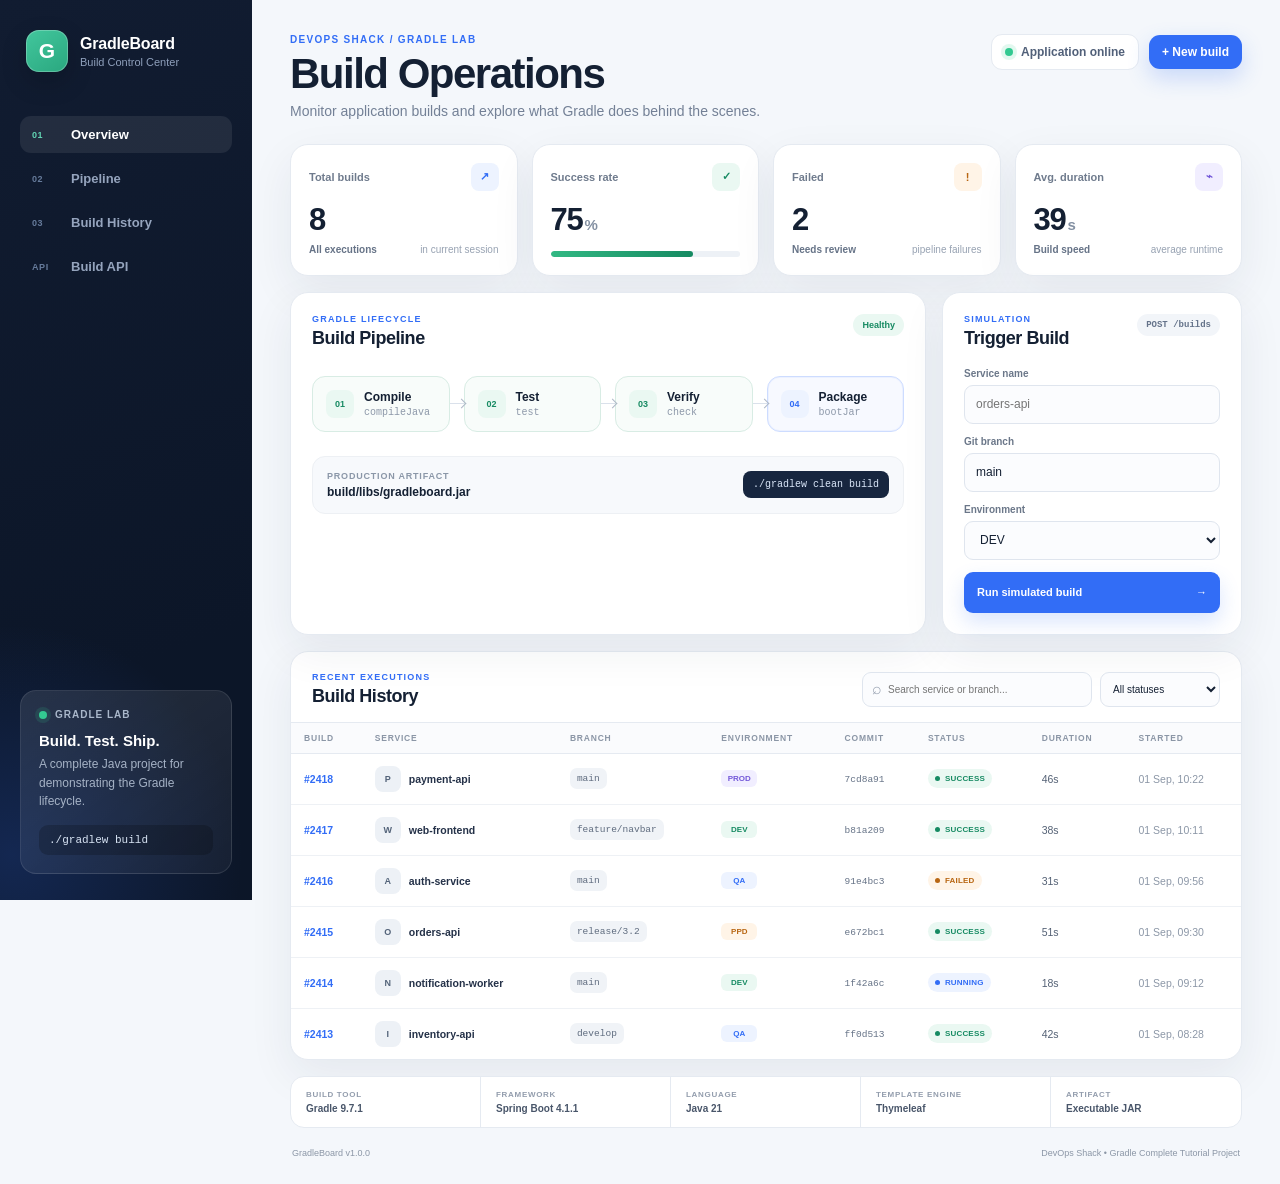
<file: docs/dashboard-preview.html>
<!DOCTYPE html>

<html lang="en">
<head>
<meta charset="utf-8"/>
<meta content="width=device-width, initial-scale=1.0" name="viewport"/>
<meta content="GradleBoard - a Gradle-powered DevOps build dashboard demo project" name="description"/>
<title>GradleBoard | DevOps Build Dashboard</title>
<link href="../src/main/resources/static/css/styles.css" rel="stylesheet"/>
<script defer="" src="../src/main/resources/static/js/app.js"></script>
</head>
<body>
<div class="app-shell">
<aside class="sidebar">
<a aria-label="GradleBoard home" class="brand" href="/">
<span class="brand-logo">G</span>
<span class="brand-copy">
<strong>GradleBoard</strong>
<small>Build Control Center</small>
</span>
</a>
<nav aria-label="Primary navigation" class="side-nav">
<a class="nav-link active" href="#overview"><span class="nav-icon">01</span><span>Overview</span></a>
<a class="nav-link" href="#pipeline"><span class="nav-icon">02</span><span>Pipeline</span></a>
<a class="nav-link" href="#history"><span class="nav-icon">03</span><span>Build History</span></a>
<a class="nav-link" href="/api/builds"><span class="nav-icon">API</span><span>Build API</span></a>
</nav>
<div class="sidebar-card">
<div class="sidebar-card-top">
<span class="live-dot"></span>
<span>Gradle Lab</span>
</div>
<strong>Build. Test. Ship.</strong>
<p>A complete Java project for demonstrating the Gradle lifecycle.</p>
<code>./gradlew build</code>
</div>
</aside>
<main class="main-content">
<header class="topbar" id="overview">
<div>
<div class="breadcrumb">DEVOPS SHACK / GRADLE LAB</div>
<h1>Build Operations</h1>
<p>Monitor application builds and explore what Gradle does behind the scenes.</p>
</div>
<div class="top-actions">
<div class="runtime-pill"><span class="live-dot"></span> Application online</div>
<a class="primary-link" href="#new-build">+ New build</a>
</div>
</header>

<section aria-label="Build metrics" class="metrics-grid">
<article class="metric-card">
<div class="metric-head"><span>Total builds</span><span class="metric-icon blue">↗</span></div>
<div class="metric-value">8</div>
<div class="metric-foot"><strong>All executions</strong><span>in current session</span></div>
</article>
<article class="metric-card">
<div class="metric-head"><span>Success rate</span><span class="metric-icon green">✓</span></div>
<div class="metric-value"><span>75</span><small>%</small></div>
<div class="progress-track"><span style="width:75%"></span></div>
</article>
<article class="metric-card">
<div class="metric-head"><span>Failed</span><span class="metric-icon amber">!</span></div>
<div class="metric-value">2</div>
<div class="metric-foot"><strong>Needs review</strong><span>pipeline failures</span></div>
</article>
<article class="metric-card">
<div class="metric-head"><span>Avg. duration</span><span class="metric-icon violet">⌁</span></div>
<div class="metric-value"><span>39</span><small>s</small></div>
<div class="metric-foot"><strong>Build speed</strong><span>average runtime</span></div>
</article>
</section>
<section class="content-grid" id="pipeline">
<article class="panel pipeline-panel">
<div class="panel-header">
<div>
<span class="section-kicker">GRADLE LIFECYCLE</span>
<h2>Build Pipeline</h2>
</div>
<span class="status-badge healthy">Healthy</span>
</div>
<div class="pipeline-flow">
<div class="pipeline-step done">
<span class="step-number">01</span>
<div><strong>Compile</strong><small>compileJava</small></div>
</div>
<span class="connector"></span>
<div class="pipeline-step done">
<span class="step-number">02</span>
<div><strong>Test</strong><small>test</small></div>
</div>
<span class="connector"></span>
<div class="pipeline-step done">
<span class="step-number">03</span>
<div><strong>Verify</strong><small>check</small></div>
</div>
<span class="connector"></span>
<div class="pipeline-step active">
<span class="step-number">04</span>
<div><strong>Package</strong><small>bootJar</small></div>
</div>
</div>
<div class="build-command">
<div>
<span>Production artifact</span>
<strong>build/libs/gradleboard.jar</strong>
</div>
<code>./gradlew clean build</code>
</div>
</article>
<article class="panel trigger-panel" id="new-build">
<div class="panel-header">
<div>
<span class="section-kicker">SIMULATION</span>
<h2>Trigger Build</h2>
</div>
<span class="endpoint-chip">POST /builds</span>
</div>
<form action="/builds" class="build-form" method="post">
<label>
<span>Service name</span>
<input maxlength="40" name="serviceName" placeholder="orders-api" required="" type="text"/>
</label>
<label>
<span>Git branch</span>
<input maxlength="60" name="branch" placeholder="main" type="text" value="main"/>
</label>
<label>
<span>Environment</span>
<select name="environment">
<option>DEV</option>
<option>QA</option>
<option>PPD</option>
<option>PROD</option>
</select>
</label>
<button type="submit">Run simulated build <span>→</span></button>
</form>
</article>
</section>
<section class="panel history-panel" id="history">
<div class="panel-header history-heading">
<div>
<span class="section-kicker">RECENT EXECUTIONS</span>
<h2>Build History</h2>
</div>
<div class="table-tools">
<label class="search-box">
<span>⌕</span>
<input id="buildSearch" placeholder="Search service or branch..." type="search"/>
</label>
<select aria-label="Filter by status" id="statusFilter">
<option value="all">All statuses</option>
<option value="success">Success</option>
<option value="failed">Failed</option>
<option value="running">Running</option>
</select>
</div>
</div>
<div class="table-scroll">
<table id="buildTable">
<thead>
<tr>
<th>Build</th>
<th>Service</th>
<th>Branch</th>
<th>Environment</th>
<th>Commit</th>
<th>Status</th>
<th>Duration</th>
<th>Started</th>
</tr>
</thead>
<tbody><tr data-status="success">
<td><strong class="build-number">#2418</strong></td>
<td><div class="service-cell"><span class="service-avatar">P</span><strong>payment-api</strong></div></td>
<td><span class="branch-chip">main</span></td>
<td><span class="env-chip prod">PROD</span></td>
<td><code class="commit">7cd8a91</code></td>
<td><span class="build-status success">SUCCESS</span></td>
<td>46s</td><td class="time-cell">01 Sep, 10:22</td></tr><tr data-status="success">
<td><strong class="build-number">#2417</strong></td>
<td><div class="service-cell"><span class="service-avatar">W</span><strong>web-frontend</strong></div></td>
<td><span class="branch-chip">feature/navbar</span></td>
<td><span class="env-chip dev">DEV</span></td>
<td><code class="commit">b81a209</code></td>
<td><span class="build-status success">SUCCESS</span></td>
<td>38s</td><td class="time-cell">01 Sep, 10:11</td></tr><tr data-status="failed">
<td><strong class="build-number">#2416</strong></td>
<td><div class="service-cell"><span class="service-avatar">A</span><strong>auth-service</strong></div></td>
<td><span class="branch-chip">main</span></td>
<td><span class="env-chip qa">QA</span></td>
<td><code class="commit">91e4bc3</code></td>
<td><span class="build-status failed">FAILED</span></td>
<td>31s</td><td class="time-cell">01 Sep, 09:56</td></tr><tr data-status="success">
<td><strong class="build-number">#2415</strong></td>
<td><div class="service-cell"><span class="service-avatar">O</span><strong>orders-api</strong></div></td>
<td><span class="branch-chip">release/3.2</span></td>
<td><span class="env-chip ppd">PPD</span></td>
<td><code class="commit">e672bc1</code></td>
<td><span class="build-status success">SUCCESS</span></td>
<td>51s</td><td class="time-cell">01 Sep, 09:30</td></tr><tr data-status="running">
<td><strong class="build-number">#2414</strong></td>
<td><div class="service-cell"><span class="service-avatar">N</span><strong>notification-worker</strong></div></td>
<td><span class="branch-chip">main</span></td>
<td><span class="env-chip dev">DEV</span></td>
<td><code class="commit">1f42a6c</code></td>
<td><span class="build-status running">RUNNING</span></td>
<td>18s</td><td class="time-cell">01 Sep, 09:12</td></tr><tr data-status="success">
<td><strong class="build-number">#2413</strong></td>
<td><div class="service-cell"><span class="service-avatar">I</span><strong>inventory-api</strong></div></td>
<td><span class="branch-chip">develop</span></td>
<td><span class="env-chip qa">QA</span></td>
<td><code class="commit">ff0d513</code></td>
<td><span class="build-status success">SUCCESS</span></td>
<td>42s</td><td class="time-cell">01 Sep, 08:28</td></tr></tbody>
</table>
<div class="empty-state" hidden="" id="emptyState">No builds match your filters.</div>
</div>
</section>
<section class="tech-strip">
<div><span>Build Tool</span><strong>Gradle 9.7.1</strong></div>
<div><span>Framework</span><strong>Spring Boot 4.1.1</strong></div>
<div><span>Language</span><strong>Java 21</strong></div>
<div><span>Template Engine</span><strong>Thymeleaf</strong></div>
<div><span>Artifact</span><strong>Executable JAR</strong></div>
</section>
<footer>
<span>GradleBoard v1.0.0</span>
<span>DevOps Shack • Gradle Complete Tutorial Project</span>
</footer>
</main>
</div>
</body>
</html>
</file>
<file: src/main/resources/static/css/styles.css>
:root {
    --bg: #f4f7fb;
    --surface: #ffffff;
    --surface-soft: #f8fafc;
    --text: #142033;
    --muted: #738096;
    --line: #e5eaf1;
    --navy: #111c31;
    --navy-2: #172640;
    --blue: #326df6;
    --blue-soft: #edf3ff;
    --green: #168a62;
    --green-soft: #eaf8f2;
    --amber: #b86612;
    --amber-soft: #fff4e7;
    --violet: #7358d9;
    --violet-soft: #f1eeff;
    --shadow: 0 16px 45px rgba(31, 47, 76, .07);
    --radius: 18px;
}

* { box-sizing: border-box; }
html { scroll-behavior: smooth; }
body {
    margin: 0;
    color: var(--text);
    background: var(--bg);
    font-family: Inter, ui-sans-serif, -apple-system, BlinkMacSystemFont, "Segoe UI", sans-serif;
    -webkit-font-smoothing: antialiased;
}
button, input, select { font: inherit; }
a { color: inherit; }

.app-shell { min-height: 100vh; display: grid; grid-template-columns: 252px minmax(0, 1fr); }
.sidebar {
    height: 100vh;
    position: sticky;
    top: 0;
    display: flex;
    flex-direction: column;
    padding: 26px 20px;
    background:
        radial-gradient(circle at 5% 95%, rgba(50,109,246,.2), transparent 26%),
        linear-gradient(160deg, var(--navy), #0c1628 72%);
    color: #fff;
}
.brand { display: flex; align-items: center; gap: 12px; text-decoration: none; padding: 4px 6px; }
.brand-logo {
    width: 42px; height: 42px; display: grid; place-items: center; border-radius: 13px;
    background: linear-gradient(145deg, #42c79d, #2aa77f); color: white; font-size: 21px; font-weight: 900;
    box-shadow: inset 0 0 0 1px rgba(255,255,255,.24), 0 10px 26px rgba(0,0,0,.18);
}
.brand-copy strong, .brand-copy small { display: block; }
.brand-copy strong { font-size: 16px; letter-spacing: -.2px; }
.brand-copy small { margin-top: 3px; color: #8fa0bc; font-size: 11px; }
.side-nav { display: grid; gap: 7px; margin-top: 40px; }
.nav-link {
    display: flex; align-items: center; gap: 11px; padding: 11px 12px; border-radius: 11px;
    color: #95a4bd; text-decoration: none; font-size: 13px; font-weight: 600; transition: .2s ease;
}
.nav-link:hover, .nav-link.active { color: #fff; background: rgba(255,255,255,.08); }
.nav-icon { width: 28px; font-size: 9px; letter-spacing: .6px; color: #667b9b; font-weight: 800; }
.nav-link.active .nav-icon { color: #62d5b4; }
.sidebar-card {
    margin-top: auto; padding: 18px; border: 1px solid rgba(255,255,255,.1); border-radius: 16px;
    background: linear-gradient(145deg, rgba(255,255,255,.1), rgba(255,255,255,.045));
}
.sidebar-card-top { display: flex; align-items: center; gap: 8px; color: #a9b7ca; font-size: 10px; font-weight: 800; letter-spacing: 1px; text-transform: uppercase; }
.sidebar-card strong { display: block; margin: 12px 0 6px; font-size: 15px; }
.sidebar-card p { margin: 0 0 14px; color: #a5b2c5; font-size: 12px; line-height: 1.55; }
.sidebar-card code { display: block; padding: 9px 10px; border-radius: 9px; background: rgba(0,0,0,.2); color: #d8e4f4; font-size: 11px; }
.live-dot { width: 8px; height: 8px; display: inline-block; border-radius: 99px; background: #33c991; box-shadow: 0 0 0 4px rgba(51,201,145,.14); }

.main-content { min-width: 0; padding: 34px 38px 26px; }
.topbar { display: flex; align-items: flex-start; justify-content: space-between; gap: 28px; margin-bottom: 25px; }
.breadcrumb { color: var(--blue); font-size: 10px; font-weight: 900; letter-spacing: 1.3px; }
h1 { margin: 7px 0 6px; font-size: clamp(30px, 3.6vw, 42px); line-height: 1.06; letter-spacing: -1.5px; }
.topbar p { margin: 0; color: var(--muted); font-size: 14px; }
.top-actions { display: flex; gap: 10px; align-items: center; }
.runtime-pill, .primary-link { border-radius: 11px; padding: 10px 13px; font-size: 12px; font-weight: 700; white-space: nowrap; }
.runtime-pill { display: flex; align-items: center; gap: 8px; color: #516079; background: var(--surface); border: 1px solid var(--line); }
.primary-link { color: #fff; text-decoration: none; background: var(--blue); box-shadow: 0 9px 22px rgba(50,109,246,.22); }
.toast { margin: -6px 0 20px; padding: 11px 14px; border-radius: 10px; font-size: 12px; border: 1px solid var(--line); background: var(--surface); }
.toast.success { color: var(--green); background: var(--green-soft); border-color: #cceedd; }
.toast.failed { color: var(--amber); background: var(--amber-soft); border-color: #f3ddbf; }

.metrics-grid { display: grid; grid-template-columns: repeat(4, minmax(0,1fr)); gap: 14px; margin-bottom: 16px; }
.metric-card { padding: 18px; background: var(--surface); border: 1px solid var(--line); border-radius: var(--radius); box-shadow: var(--shadow); }
.metric-head { display: flex; justify-content: space-between; align-items: center; color: #6f7b8d; font-size: 11px; font-weight: 700; }
.metric-icon { width: 28px; height: 28px; display: grid; place-items: center; border-radius: 8px; font-weight: 900; }
.metric-icon.blue { color: var(--blue); background: var(--blue-soft); }
.metric-icon.green { color: var(--green); background: var(--green-soft); }
.metric-icon.amber { color: var(--amber); background: var(--amber-soft); }
.metric-icon.violet { color: var(--violet); background: var(--violet-soft); }
.metric-value { margin: 13px 0 9px; font-size: 31px; line-height: 1; font-weight: 850; letter-spacing: -1.3px; }
.metric-value small { margin-left: 2px; color: #8390a2; font-size: 15px; font-weight: 700; }
.metric-foot { display: flex; justify-content: space-between; gap: 8px; color: #97a2b2; font-size: 10px; }
.metric-foot strong { color: #667387; font-weight: 700; }
.progress-track { height: 6px; margin-top: 16px; overflow: hidden; border-radius: 99px; background: #edf1f6; }
.progress-track span { height: 100%; display: block; border-radius: inherit; background: linear-gradient(90deg, #32b883, #168a62); }

.content-grid { display: grid; grid-template-columns: minmax(0,1.65fr) minmax(300px,.75fr); gap: 16px; margin-bottom: 16px; }
.panel { background: var(--surface); border: 1px solid var(--line); border-radius: var(--radius); box-shadow: var(--shadow); }
.pipeline-panel, .trigger-panel { padding: 21px; }
.panel-header { display: flex; justify-content: space-between; align-items: flex-start; gap: 16px; }
.section-kicker { display: block; color: var(--blue); font-size: 9px; font-weight: 900; letter-spacing: 1.2px; }
h2 { margin: 4px 0 0; font-size: 18px; letter-spacing: -.45px; }
.status-badge, .endpoint-chip { padding: 6px 9px; border-radius: 999px; font-size: 9px; font-weight: 800; }
.status-badge.healthy { color: var(--green); background: var(--green-soft); }
.endpoint-chip { color: #65738a; background: #f2f5f9; font-family: ui-monospace, SFMono-Regular, Menlo, monospace; }
.pipeline-flow { display: flex; align-items: center; margin: 27px 0 24px; }
.pipeline-step { flex: 0 1 150px; display: flex; gap: 10px; align-items: center; padding: 13px; border: 1px solid var(--line); border-radius: 13px; background: #fbfcfe; }
.pipeline-step.done { border-color: #d8ece4; background: #f8fcfa; }
.pipeline-step.active { border-color: #cddcff; background: #f7f9ff; box-shadow: inset 0 0 0 1px rgba(50,109,246,.05); }
.step-number { width: 28px; height: 28px; display: grid; place-items: center; border-radius: 8px; color: #8592a5; background: #eef2f6; font-size: 9px; font-weight: 900; }
.done .step-number { color: var(--green); background: var(--green-soft); }
.active .step-number { color: var(--blue); background: var(--blue-soft); }
.pipeline-step strong, .pipeline-step small { display: block; }
.pipeline-step strong { font-size: 12px; }
.pipeline-step small { margin-top: 3px; color: #8d98a9; font: 10px ui-monospace, SFMono-Regular, Menlo, monospace; }
.connector { flex: 1; height: 1px; min-width: 14px; background: #dae1eb; position: relative; }
.connector::after { content: ''; position: absolute; right: -1px; top: -3px; width: 6px; height: 6px; border-top: 1px solid #aeb8c7; border-right: 1px solid #aeb8c7; transform: rotate(45deg); }
.build-command { display: flex; align-items: center; justify-content: space-between; gap: 18px; padding: 14px; border-radius: 13px; background: #f7f9fc; border: 1px solid #edf0f4; }
.build-command span, .build-command strong { display: block; }
.build-command span { color: #8b97a8; font-size: 9px; text-transform: uppercase; letter-spacing: .8px; font-weight: 800; }
.build-command strong { margin-top: 4px; font-size: 12px; }
.build-command code { padding: 8px 10px; border-radius: 8px; color: #d9e6f8; background: #17263f; font-size: 10px; white-space: nowrap; }

.build-form { display: grid; gap: 12px; margin-top: 19px; }
.build-form label > span { display: block; margin-bottom: 6px; color: #6b7789; font-size: 10px; font-weight: 750; }
.build-form input, .build-form select, .table-tools input, .table-tools select {
    width: 100%; border: 1px solid #dfe5ee; outline: 0; color: var(--text); background: #fbfcfe; transition: .2s ease;
}
.build-form input, .build-form select { height: 39px; padding: 0 11px; border-radius: 9px; font-size: 12px; }
.build-form input:focus, .build-form select:focus, .table-tools input:focus, .table-tools select:focus { border-color: #9eb8fa; box-shadow: 0 0 0 3px rgba(50,109,246,.08); background: #fff; }
.build-form button { height: 41px; display: flex; justify-content: space-between; align-items: center; padding: 0 13px; border: 0; border-radius: 9px; color: #fff; background: var(--blue); font-size: 11px; font-weight: 800; cursor: pointer; box-shadow: 0 9px 20px rgba(50,109,246,.18); }

.history-panel { overflow: hidden; }
.history-heading { padding: 20px 21px 15px; align-items: center; }
.table-tools { display: flex; gap: 8px; }
.search-box { width: 230px; height: 35px; display: flex; align-items: center; gap: 6px; padding: 0 9px; border: 1px solid #dfe5ee; border-radius: 9px; background: #fbfcfe; color: #97a1b0; }
.search-box input { height: 100%; padding: 0; border: 0; background: transparent; font-size: 10px; box-shadow: none !important; }
.table-tools select { width: 120px; height: 35px; padding: 0 8px; border-radius: 9px; font-size: 10px; }
.table-scroll { overflow-x: auto; }
table { width: 100%; min-width: 930px; border-collapse: collapse; }
th { padding: 10px 13px; color: #8b96a6; background: #fafbfd; border-top: 1px solid var(--line); border-bottom: 1px solid var(--line); text-align: left; font-size: 8.5px; letter-spacing: .8px; text-transform: uppercase; }
td { padding: 12px 13px; border-bottom: 1px solid #eef1f5; color: #536074; font-size: 10.5px; }
tbody tr:last-child td { border-bottom: 0; }
tbody tr:hover { background: #fbfcff; }
.build-number { color: var(--blue); }
.service-cell { display: flex; align-items: center; gap: 8px; }
.service-avatar { width: 26px; height: 26px; display: grid; place-items: center; border-radius: 8px; color: #536379; background: #edf1f6; font-size: 9px; font-weight: 900; }
.service-cell strong { color: #243148; font-size: 10.5px; }
.branch-chip { display: inline-block; padding: 5px 7px; border-radius: 7px; color: #5e6b7e; background: #f0f3f7; font: 9.5px ui-monospace, SFMono-Regular, Menlo, monospace; }
.env-chip { display: inline-block; min-width: 36px; padding: 4px 6px; border-radius: 6px; text-align: center; color: #657287; background: #f0f3f7; font-size: 8px; font-weight: 900; }
.env-chip.prod { color: #7358d9; background: var(--violet-soft); }
.env-chip.qa { color: #326df6; background: var(--blue-soft); }
.env-chip.ppd { color: #b86612; background: var(--amber-soft); }
.env-chip.dev { color: #168a62; background: var(--green-soft); }
.commit { color: #657286; font-size: 9.5px; }
.build-status { display: inline-flex; align-items: center; gap: 5px; padding: 5px 7px; border-radius: 999px; font-size: 8px; font-weight: 900; letter-spacing: .2px; }
.build-status::before { content: ''; width: 5px; height: 5px; border-radius: 50%; background: currentColor; }
.build-status.success { color: var(--green); background: var(--green-soft); }
.build-status.failed { color: var(--amber); background: var(--amber-soft); }
.build-status.running { color: var(--blue); background: var(--blue-soft); }
.time-cell { color: #8c97a7; }
.empty-state { padding: 28px; color: #8995a6; text-align: center; font-size: 11px; }

.tech-strip { margin-top: 16px; display: grid; grid-template-columns: repeat(5,1fr); overflow: hidden; border-radius: 14px; border: 1px solid var(--line); background: var(--surface); }
.tech-strip div { padding: 13px 15px; border-right: 1px solid var(--line); }
.tech-strip div:last-child { border-right: 0; }
.tech-strip span, .tech-strip strong { display: block; }
.tech-strip span { color: #939dad; font-size: 8px; text-transform: uppercase; letter-spacing: .7px; font-weight: 800; }
.tech-strip strong { margin-top: 4px; color: #49566a; font-size: 10px; }
footer { display: flex; justify-content: space-between; gap: 20px; padding: 20px 2px 0; color: #8b96a6; font-size: 9px; }

@media (max-width: 1120px) {
    .app-shell { grid-template-columns: 80px minmax(0, 1fr); }
    .sidebar { padding: 24px 13px; }
    .brand { justify-content: center; }
    .brand-copy, .nav-link span:last-child, .sidebar-card { display: none; }
    .side-nav { margin-top: 35px; }
    .nav-link { justify-content: center; padding: 12px 4px; }
    .nav-icon { width: auto; }
    .content-grid { grid-template-columns: 1fr; }
}
@media (max-width: 860px) {
    .metrics-grid { grid-template-columns: repeat(2,1fr); }
    .pipeline-flow { display: grid; grid-template-columns: 1fr; gap: 8px; }
    .pipeline-step { max-width: none; }
    .connector { width: 1px; height: 12px; min-width: 0; margin-left: 27px; }
    .connector::after { right: -3px; top: auto; bottom: -1px; transform: rotate(135deg); }
    .table-tools { width: 100%; }
    .history-heading { align-items: flex-start; flex-direction: column; }
    .search-box { flex: 1; width: auto; }
    .tech-strip { grid-template-columns: repeat(2,1fr); }
    .tech-strip div { border-bottom: 1px solid var(--line); }
}
@media (max-width: 620px) {
    .app-shell { display: block; }
    .sidebar { display: none; }
    .main-content { padding: 22px 14px; }
    .topbar { display: block; }
    .top-actions { margin-top: 16px; flex-wrap: wrap; }
    .metrics-grid { grid-template-columns: 1fr 1fr; gap: 10px; }
    .metric-card { padding: 14px; }
    .build-command { align-items: flex-start; flex-direction: column; }
    .table-tools { flex-direction: column; }
    .table-tools select { width: 100%; }
    footer { display: block; line-height: 1.8; }
}
</file>
